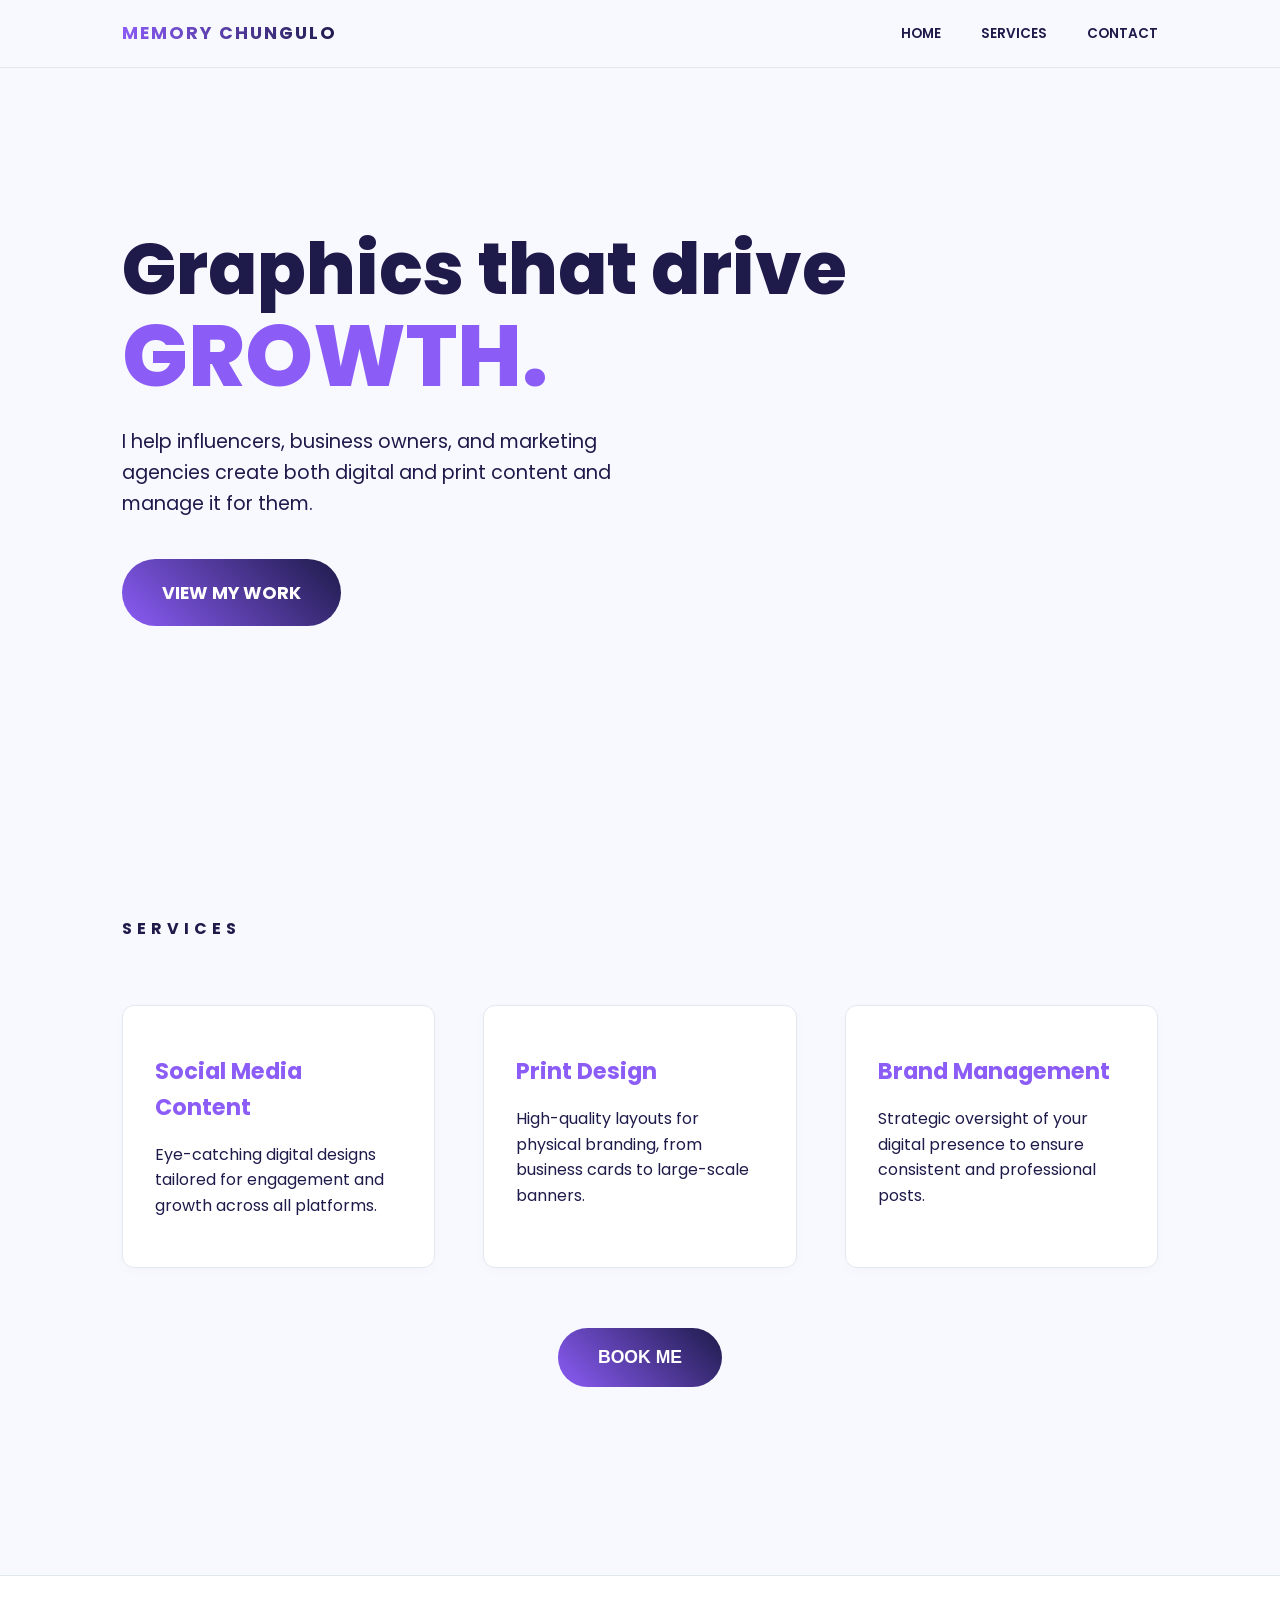
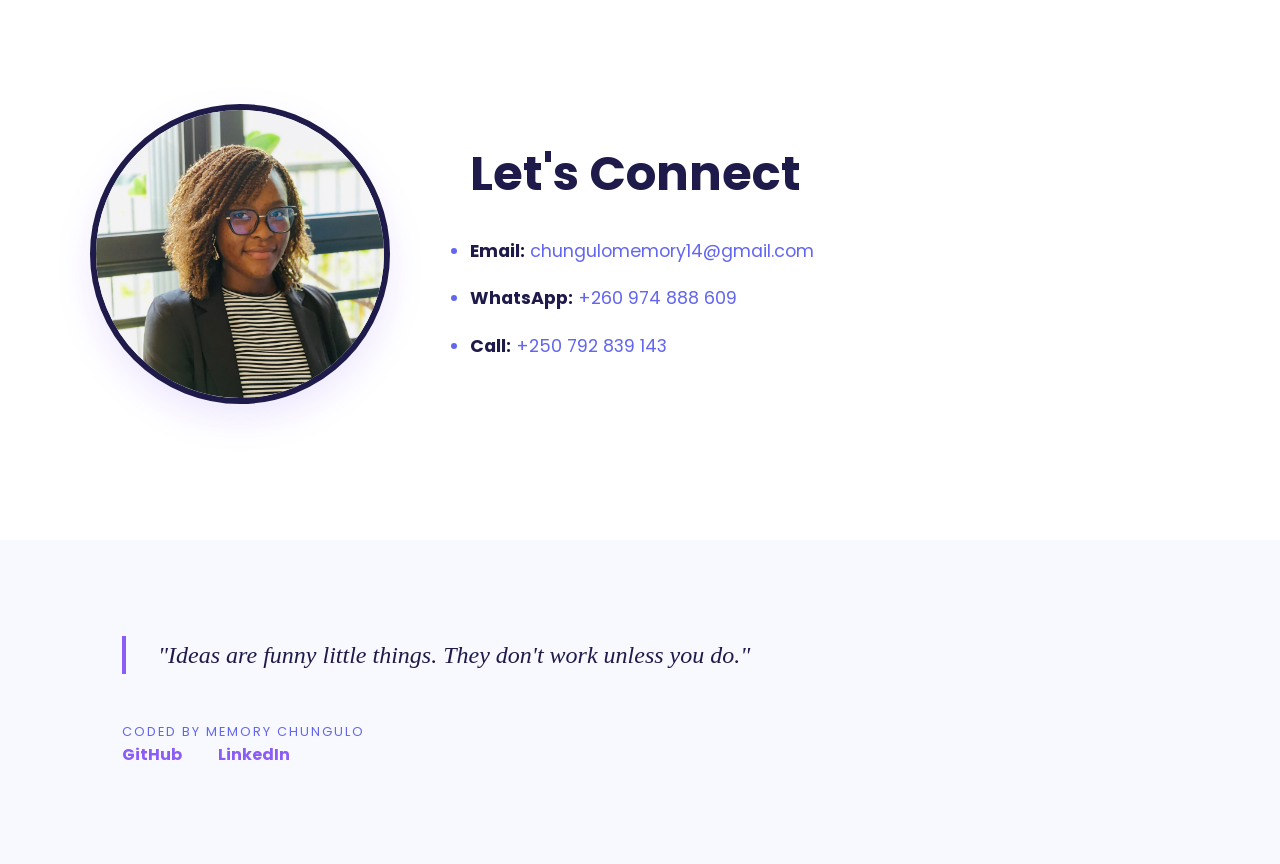
<file: Level-1/Task-1/index.html>
<!DOCTYPE html>
<html lang="en">
<head>
    <meta charset="UTF-8">
    <meta name="viewport" content="width=device-width, initial-scale=1.0">
    <title>Responsive Landing Page</title>
    <link rel="stylesheet" href="style.css">
    <link href="https://fonts.googleapis.com/css2?family=Poppins:wght@300;400;600&display=swap" rel="stylesheet">
</head>
<body>
    <header class="navbar">
        <div class="nav-container">
            <div class="logo">MEMORY CHUNGULO</div>
            <nav>
                <ul class="nav-links">
                    <li><a href="#home">Home</a></li>
                    <li><a href="#services">Services</a></li>
                    <li><a href="#contact">Contact</a></li>
                </ul>
            </nav>
        </div>
    </header>

    <main>
        <section id="home" class="hero">
            <div class="hero-content">
                <h1>Graphics that drive
                    <div class="hero-main-text">
                        GROWTH.</div>
                    </h1>
                <p>I help influencers, business owners, and marketing agencies create both digital and print content and manage it for them.</p>
                <a href="https://drive.google.com/drive/folders/1bRTVSLpmKkQnb-htAEenxDZxR-Y9bg50?usp=sharing" class="cta-button" target="_blank">View My Work</a>
            </div>
        </section>

        <section id="services" class="services">
            <h2 class="section-title">Services</h2>
            <div class="services-container">
                <div class="service-card">
                    <h3>Social Media Content</h3>
                    <p>Eye-catching digital designs tailored for engagement and growth across all platforms.</p>
                </div>
                <div class="service-card">
                    <h3>Print Design</h3>
                    <p>High-quality layouts for physical branding, from business cards to large-scale banners.</p>
                </div>
                <div class="service-card">
                    <h3>Brand Management</h3>
                    <p>Strategic oversight of your digital presence to ensure consistent and professional posts.</p>
                </div>
            </div>
            <button class="BM-button">
                BOOK ME
            </button>
        </section>

        <section id="contact" class="contact">
            <div class="contact-container">
                <div class="contact-image">
                    <img src="mem aws.jpeg" alt="Memory Chungulo" class="profile-circle">
                </div>
                <div class="contact-info">
                    <h2>Let's Connect</h2>
                    <ul class="contact-list">
                        <li><strong>Email:</strong> chungulomemory14@gmail.com</li>
                        <li><strong>WhatsApp:</strong> +260 974 888 609</li>
                        <li><strong>Call:</strong> +250 792 839 143</li>
                    </ul>
                </div>
            </div>
        </section>
    </main>

    <footer>
        <div class="footer-content">
            <p class="quote">"Ideas are funny little things. They don't work unless you do."</p>
            <p class="coded-by">Coded by Memory Chungulo</p>
            <div class="social-links">
                <a href="https://github.com/Memzy2" target="_blank">GitHub</a>
                <a href="https://www.linkedin.com/in/memory-chungulo" target="_blank">LinkedIn</a>
            </div>
        </div>
    </footer>

    <script src="script.js"></script>
</body>
</html>
</body>
</html>
</file>
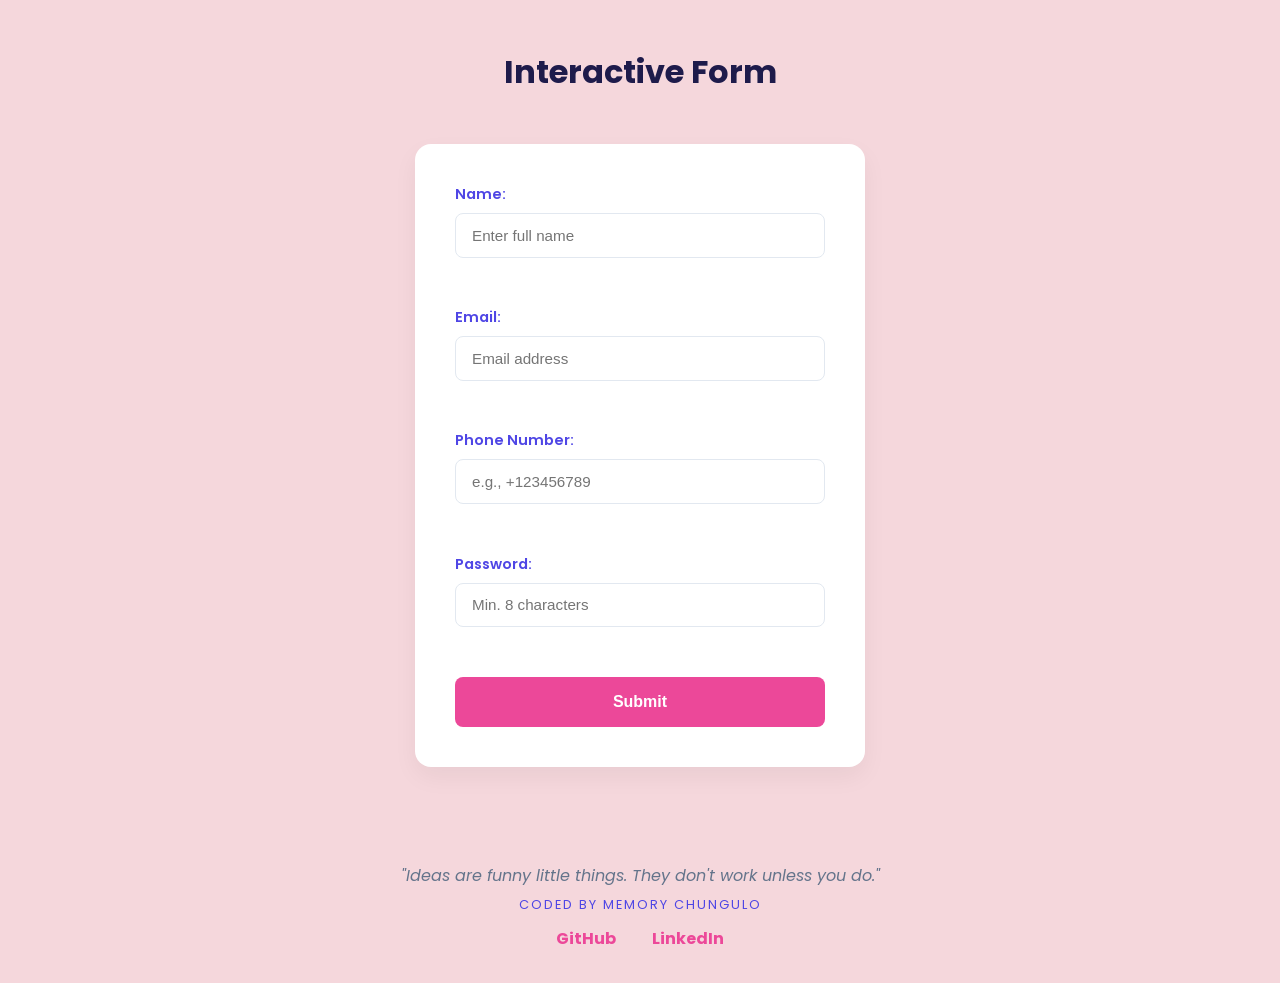
<file: Level-1/Task-2/index.html>
<!DOCTYPE html>
<html lang="en">
<head>
    <meta charset="UTF-8">
    <meta name="viewport" content="width=device-width, initial-scale=1.0">
    <title>Interactive Form</title>
    <link href="https://fonts.googleapis.com/css2?family=Poppins:wght@300;400;600&display=swap" rel="stylesheet">
    <link rel="stylesheet" href="style.css">
</head>
<body>
    <header>
        <h1>Interactive Form</h1>
    </header>

    <main class="form-container">
        <div id="success-panel" class="success-message hidden">
            🎉 Form Submitted Successfully!
        </div>

        <form class="form" id="interactiveForm" novalidate>
            <div class="input-group">
                <label for="name">Name:</label>
                <input type="text" id="name" name="name" placeholder="Enter full name">
                <span class="error" id="name-error"></span>
            </div>

            <div class="input-group">
                <label for="email">Email:</label>
                <input type="email" id="email" name="email" placeholder="Email address">
                <span class="error" id="email-error"></span>
            </div>

            <div class="input-group">
                <label for="phone">Phone Number:</label>
                <input type="tel" id="phone" name="phone" placeholder="e.g., +123456789">
                <span class="error" id="phone-error"></span>
            </div>

            <div class="input-group">
                <label for="password">Password:</label>
                <input type="password" id="password" name="password" placeholder="Min. 8 characters">
                <span class="error" id="password-error"></span>
            </div>

            <button type="submit" class="submit-btn">Submit</button>
        </form>
    </main>

    <footer>
        <div class="footer-content">
            <p class="quote">"Ideas are funny little things. They don't work unless you do."</p>
            <p class="coded-by">Coded by Memory Chungulo</p>
            <div class="social-links">
                <a href="https://github.com/Memzy2" target="_blank">GitHub</a>
                <a href="https://www.linkedin.com/in/memory-chungulo" target="_blank">LinkedIn</a>
            </div>
        </div>
    </footer>

    <script src="script.js"></script>
</body>
</html>
</file>
<file: Level-1/Task-1/style.css>
/* 1. GENERAL SETUP */
* {
    margin: 0;
    padding: 0;
    box-sizing: border-box;
}

:root {
    --bg-light: #f8f9ff;         
    --bg-section: #ffffff;      
    --text-main: #1e1b4b;        
    --text-muted: #6366f1;       
    --accent-primary: #8b5cf6;   
    --border: #e2e8f0;           
}

html {
    scroll-behavior: smooth;
}

body {
    font-family: 'Poppins', sans-serif;
    background-color: var(--bg-light);
    color: var(--text-main);
    line-height: 1.6;
}

/* 2. NAVIGATION BAR */
.navbar {
    position: sticky;
    top: 0;
    width: 100%;
    z-index: 1000;
    background: rgba(248, 249, 255, 0.9); 
    backdrop-filter: blur(10px);
    border-bottom: 1px solid var(--border);
}

.nav-container {
    max-width: 1100px;
    margin: 0 auto;
    padding: 1.2rem 2rem;
    display: flex;
    justify-content: space-between;
    align-items: center;
}

.logo {
    font-weight: 700;
    letter-spacing: 2px;
    font-size: 1.1rem;
    text-transform: uppercase;
    background: linear-gradient(90deg, var(--accent-primary), var(--text-main));
    -webkit-background-clip: text;
    -webkit-text-fill-color: transparent;
}

.nav-links {
    display: flex;
    list-style: none;
    gap: 2.5rem;
}

.nav-links a {
    text-decoration: none;
    color: var(--text-main);
    font-size: 0.85rem;
    text-transform: uppercase;
    font-weight: 600;
    transition: color 0.3s ease;
}

.nav-links a:hover {
    color: var(--accent-primary);
}

/* 3. HERO SECTION */
.hero {
    height: 80vh;
    display: flex;
    align-items: center;
    padding: 0 2rem;
    max-width: 1100px;
    margin: 0 auto;
}

.hero-content h1 {
    font-size: clamp(2.5rem, 6vw, 4.5rem);
    font-weight: 800;
    line-height: 1.1;
    margin-bottom: 1.5rem;
}

.hero-content h1 span {
    background: linear-gradient(90deg, var(--accent-primary), var(--text-main));
    -webkit-background-clip: text;
    -webkit-text-fill-color: transparent;
}

.hero-main-text {
    font-size: larger;
    color: var(--accent-primary);
}
.hero-content p {
    max-width: 550px;
    color: var(--text-main);
    font-size: 1.2rem;
    margin-bottom: 2.5rem;
}

.cta-button {
    display: inline-block;
    padding: 1.2rem 2.5rem;
    background: linear-gradient(45deg, var(--accent-primary), var(--text-main));
    color: #ffffff;
    text-decoration: none;
    font-size: 1.1rem;
    text-transform: uppercase;
    font-weight: 700;
    border-radius: 50px; 
    transition: transform 0.3s ease, box-shadow 0.3s ease;
}

.cta-button:hover {
    transform: translateY(-3px);
    box-shadow: 0 10px 25px rgba(139, 92, 246, 0.3);
}

/* 4. SERVICES SECTION */
.services {
    padding: 8rem 2rem;
    max-width: 1100px;
    margin: 0 auto;
}

.section-title {
    font-size: 1rem;
    text-transform: uppercase;
    letter-spacing: 5px;
    color: var(--text-main);
    margin-bottom: 4rem;
}

.services-container {
    display: flex;
    gap: 3rem;
    flex-wrap: wrap;
}

.service-card {
    flex: 1;
    min-width: 280px;
    background: var(--bg-section); 
    padding: 3rem 2rem;
    border-radius: 12px;
    border: 1px solid var(--border);
    box-shadow: 0 4px 15px rgba(0, 0, 0, 0.02);
    transition: all 0.3s ease;
}

.service-card:hover {
    transform: translateY(-5px);
    border-color: var(--accent-primary);
    box-shadow: 0 10px 30px rgba(139, 92, 246, 0.1);
}

.service-card h3 {
    font-size: 1.4rem;
    margin-bottom: 1rem;
    color: var(--accent-primary);
}

.service-card p {
    color: var(--text-main);
}

.BM-button {
    display: block;
    margin: 60px auto;
    background: linear-gradient(45deg, var(--accent-primary), var(--text-main));;
    color: #ffffff;
    padding: 1.2rem 2.5rem;
    text-decoration: none;
    font-size: 1.1rem;
    font-weight: 700;
    border-radius: 50px; 
    border: none;
    transition: transform 0.3s ease, box-shadow 0.3s ease;
    text-align: center;
}

.BM-button:hover {
    transform: translateY(-3px);
    box-shadow: 0 10px 25px rgba(139, 92, 246, 0.3);
}

/* 5. CONTACT SECTION */
.contact {
    padding: 8rem 2rem;
    background-color: var(--bg-section);
    border-top: 1px solid var(--border);
}

.contact-container {
    max-width: 1100px;
    margin: 0 auto;
    display: flex;
    gap: 5rem;
    align-items: center;
}

.profile-circle {
    width: 300px;
    height: 300px;
    border-radius: 50%;
    object-fit: cover;
    border: 6px solid var(--text-main);
    box-shadow: 0 15px 35px rgba(139, 92, 246, 0.15);
    transition: all 0.4s ease;
}

.contact-image a:hover .profile-circle {
    border-color: var(--accent-secondary);
    transform: scale(1.02);
}

.contact-info h2 {
    font-size: 3rem;
    margin-bottom: 1.5rem;
}

.contact-list li {
    margin-bottom: 1.2rem;
    font-size: 1.1rem;
    color: var(--text-muted);
}

.contact-list strong {
    color: var(--text-main);
}

/* 6. FOOTER */
footer {
    padding: 6rem 2rem;
    max-width: 1100px;
    margin: 0 auto;
}

.quote {
    font-family: serif;
    font-style: italic;
    font-size: 1.5rem;
    margin-bottom: 3rem;
    color: var(--text-main);
    border-left: 4px solid var(--accent-primary);
    padding-left: 2rem;
}

.coded-by {
    font-size: 0.8rem;
    text-transform: uppercase;
    color: var(--text-muted);
    letter-spacing: 2px;
}

.social-links a {
    color: var(--accent-primary);
    margin-right: 2rem;
    text-decoration: none;
    font-weight: 700;
}

/* 7. RESPONSIVENESS */
@media (max-width: 768px) {
    .contact-container { flex-direction: column; text-align: center; }
    .nav-links { display: none; }
    .hero { text-align: center; padding: 6rem 2rem; }
    .profile-circle { width: 220px; height: 220px; }
}
</file>
<file: Level-1/Task-2/style.css>
/* GENERAL SETUP */
* {
    margin: 0;
    padding: 0;
    box-sizing: border-box;
}

body {
    font-family: 'Poppins', sans-serif;
    background-color: #f5d7dc; 
    color: #2d3436;
    min-height: 100vh;
    display: flex;
    flex-direction: column;
}

header {
    text-align: center;
    padding: 3rem 1rem 1rem;
}

header h1 {
    font-size: 2rem;
    color: #1e1b4b;
}

/* FORM CARD STYLING */
.form-container {
    max-width: 450px;
    width: 90%;
    margin: 2rem auto;
    background: #ffffff;
    padding: 2.5rem;
    border-radius: 16px;
    box-shadow: 0 10px 25px rgba(0, 0, 0, 0.05);
}

.input-group {
    display: flex;
    flex-direction: column;
    margin-bottom: 1.5rem;
    text-align: left;
}

.input-group label {
    font-size: 0.9rem;
    font-weight: 600;
    margin-bottom: 0.5rem;
    color: #4f46e5;
}

.input-group input {
    padding: 0.8rem 1rem;
    font-size: 0.95rem;
    border: 1px solid #e2e8f0;
    border-radius: 8px;
    outline: none;
    transition: all 0.3s ease;
}

/* Focus and Blur States */
.input-group input:focus {
    border-color: #4f46e5;
    box-shadow: 0 0 0 3px rgba(139, 92, 246, 0.15);
}

/* Validation Style Adjustments */
.input-group.invalid input {
    border-color: #ef4444;
    background-color: #fff5f5;
}

.input-group.valid input {
    border-color: #10b981;
}

/* Error Text styling */
.error {
    font-size: 0.8rem;
    color: #ef4444;
    margin-top: 0.4rem;
    min-height: 1.2rem; 
}

/* Submit Button */
.submit-btn {
    width: 100%;
    padding: 1rem;
    background-color: #ec4899;
    color: white;
    border: none;
    border-radius: 8px;
    font-size: 1rem;
    font-weight: 600;
    cursor: pointer;
    transition: transform 0.2s, opacity 0.2s;
}

.submit-btn:hover {
    transform: translateY(-2px);
    background-color: #4f46e5;
    opacity: 0.9;
}

/* Success Banner */
.success-message {
    background-color: #d1fae5;
    color: #065f46;
    padding: 1rem;
    border-radius: 8px;
    text-align: center;
    font-weight: 600;
    margin-bottom: 1.5rem;
}

.hidden {
    display: none;
}

/* FOOTER */
footer {
    margin-top: auto; 
    text-align: center;
    padding: 4rem 2rem 2rem;
    width: 100%;
}

.quote {
    font-style: italic;
    color: #64748b;
    margin-bottom: 0.5rem;
}

.coded-by {
    font-size: 0.8rem;
    text-transform: uppercase;
    color: #4f46e5;
    letter-spacing: 2px;
}

.social-links {
    margin-top: 0.8rem;
}

.social-links a {
    color: #ec4899; 
    margin: 0 1rem;
    text-decoration: none;
    font-weight: 700;
    transition: color 0.2s;
}

.social-links a:hover {
    color: #4f46e5;
}
</file>
